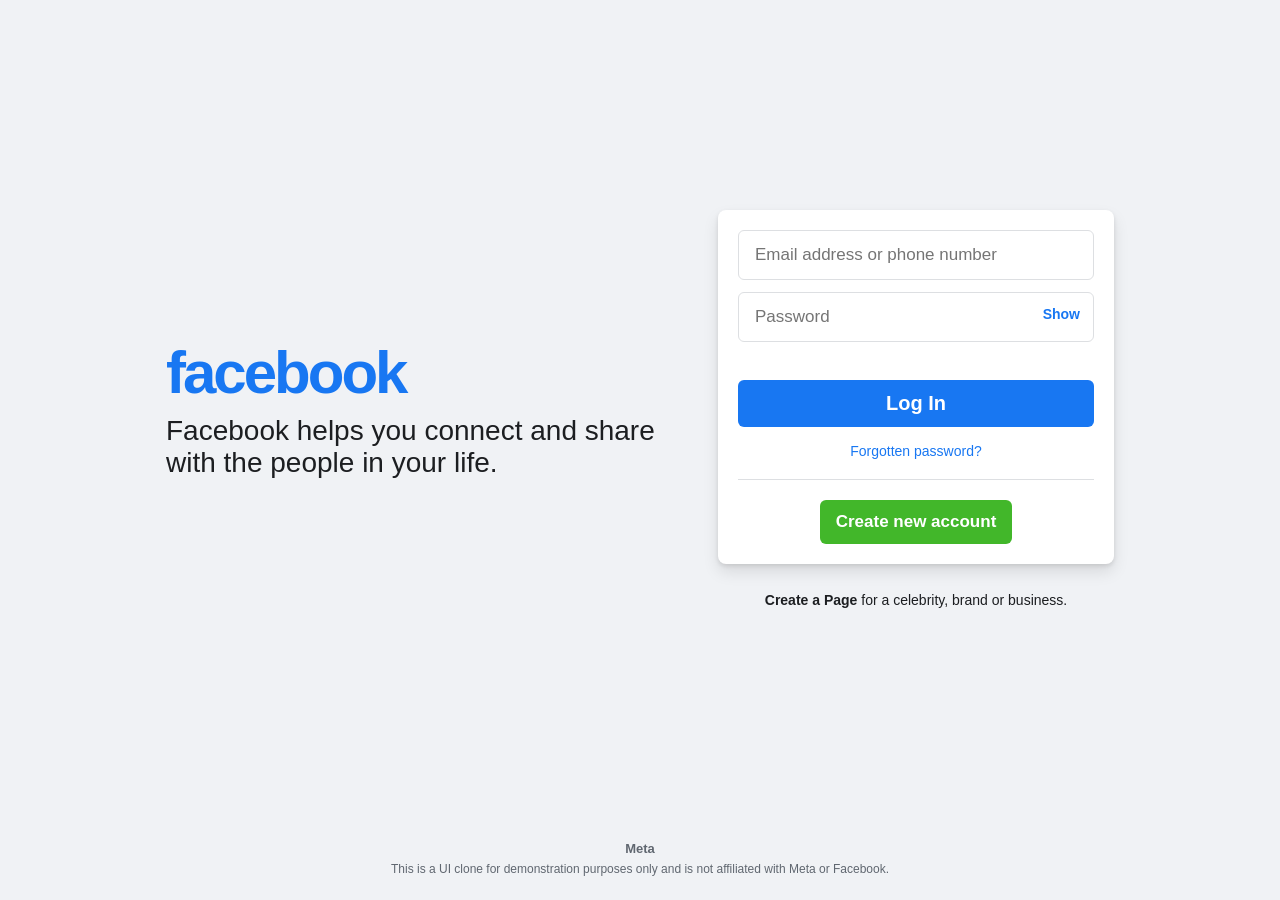
<file: facebook_signin_web/index.html>
<!DOCTYPE html>
<html lang="en">
<head>
  <meta charset="UTF-8" />
  <meta name="viewport" content="width=device-width, initial-scale=1.0" />
  <title>Facebook - log in or sign up</title>
  <link rel="stylesheet" href="styles.css" />
</head>
<body>
  <main class="container">
    <section class="hero">
      <h1 class="logo">facebook</h1>
      <p class="tagline">
        Facebook helps you connect and share with the people in your life.
      </p>
    </section>

    <section class="login-panel">
      <form id="login-form" class="login-card" novalidate>
        <input
          type="text"
          id="email"
          name="email"
          class="field"
          placeholder="Email address or phone number"
          autocomplete="username"
        />
        <div class="password-wrapper">
          <input
            type="password"
            id="password"
            name="password"
            class="field"
            placeholder="Password"
            autocomplete="current-password"
          />
          <button type="button" id="toggle-password" class="toggle-password" aria-label="Show password">
            Show
          </button>
        </div>

        <p id="error" class="error" role="alert"></p>

        <button type="submit" class="btn btn-login">Log In</button>

        <a href="#" class="forgot-link" id="forgot-link">Forgotten password?</a>

        <hr class="divider" />

        <button type="button" class="btn btn-create" id="create-account">
          Create new account
        </button>
      </form>

      <p class="create-page">
        <strong>Create a Page</strong> for a celebrity, brand or business.
      </p>
    </section>
  </main>

  <footer class="footer">
    <p class="footer-brand">Meta</p>
    <p class="footer-note">
      This is a UI clone for demonstration purposes only and is not affiliated
      with Meta or Facebook.
    </p>
  </footer>

  <script src="script.js"></script>
</body>
</html>
</file>
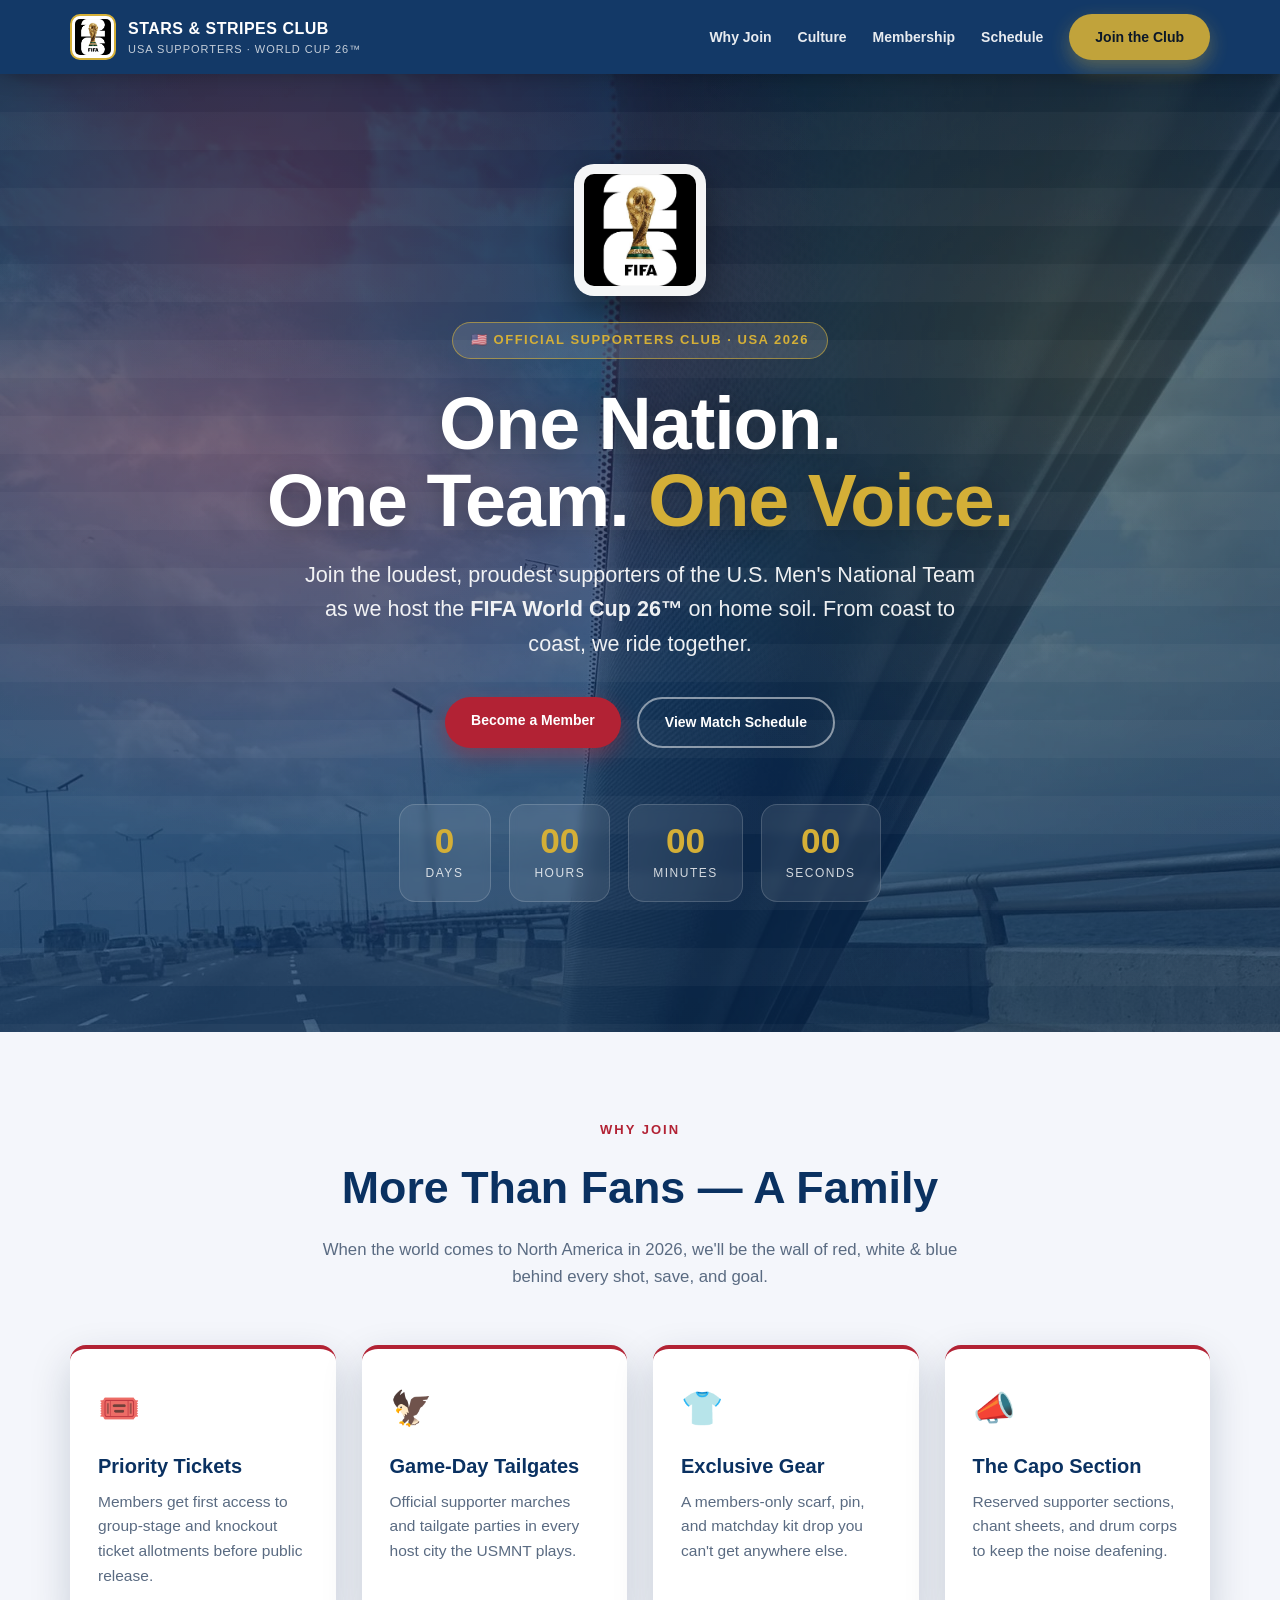
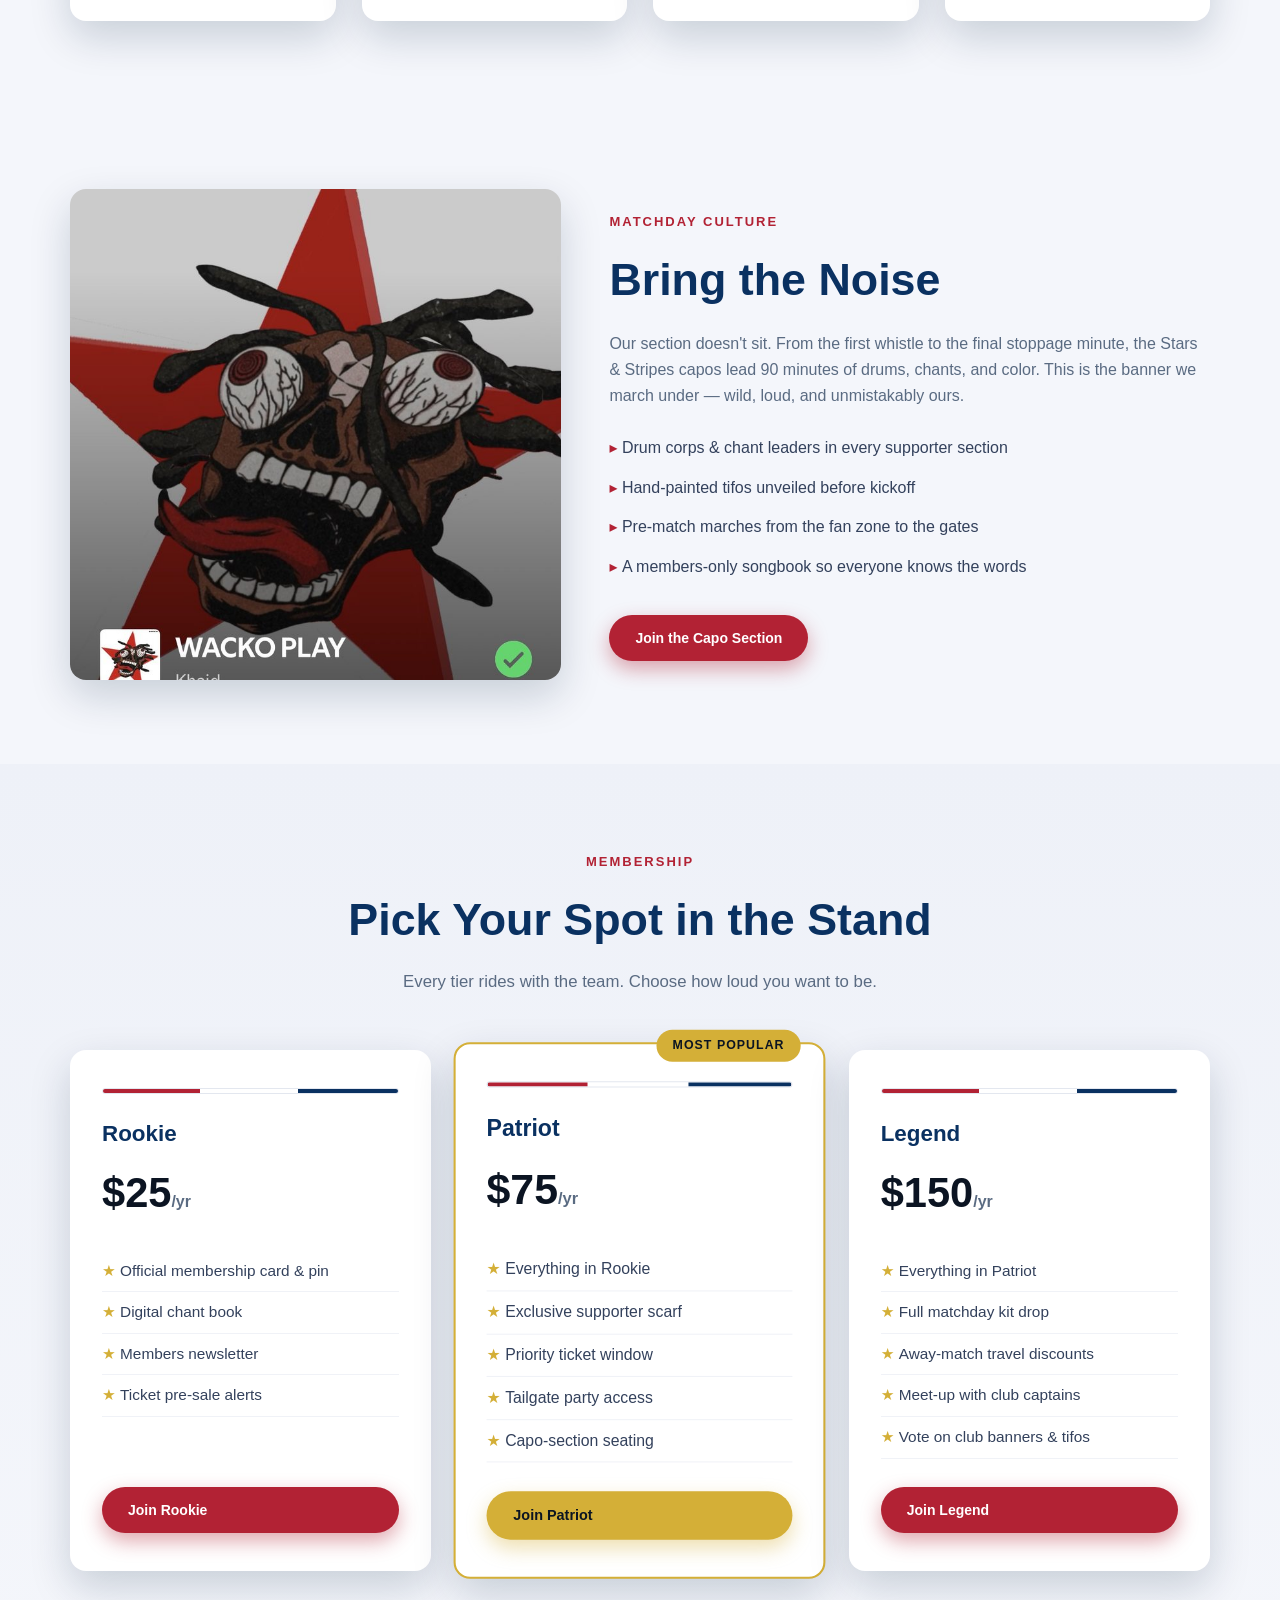
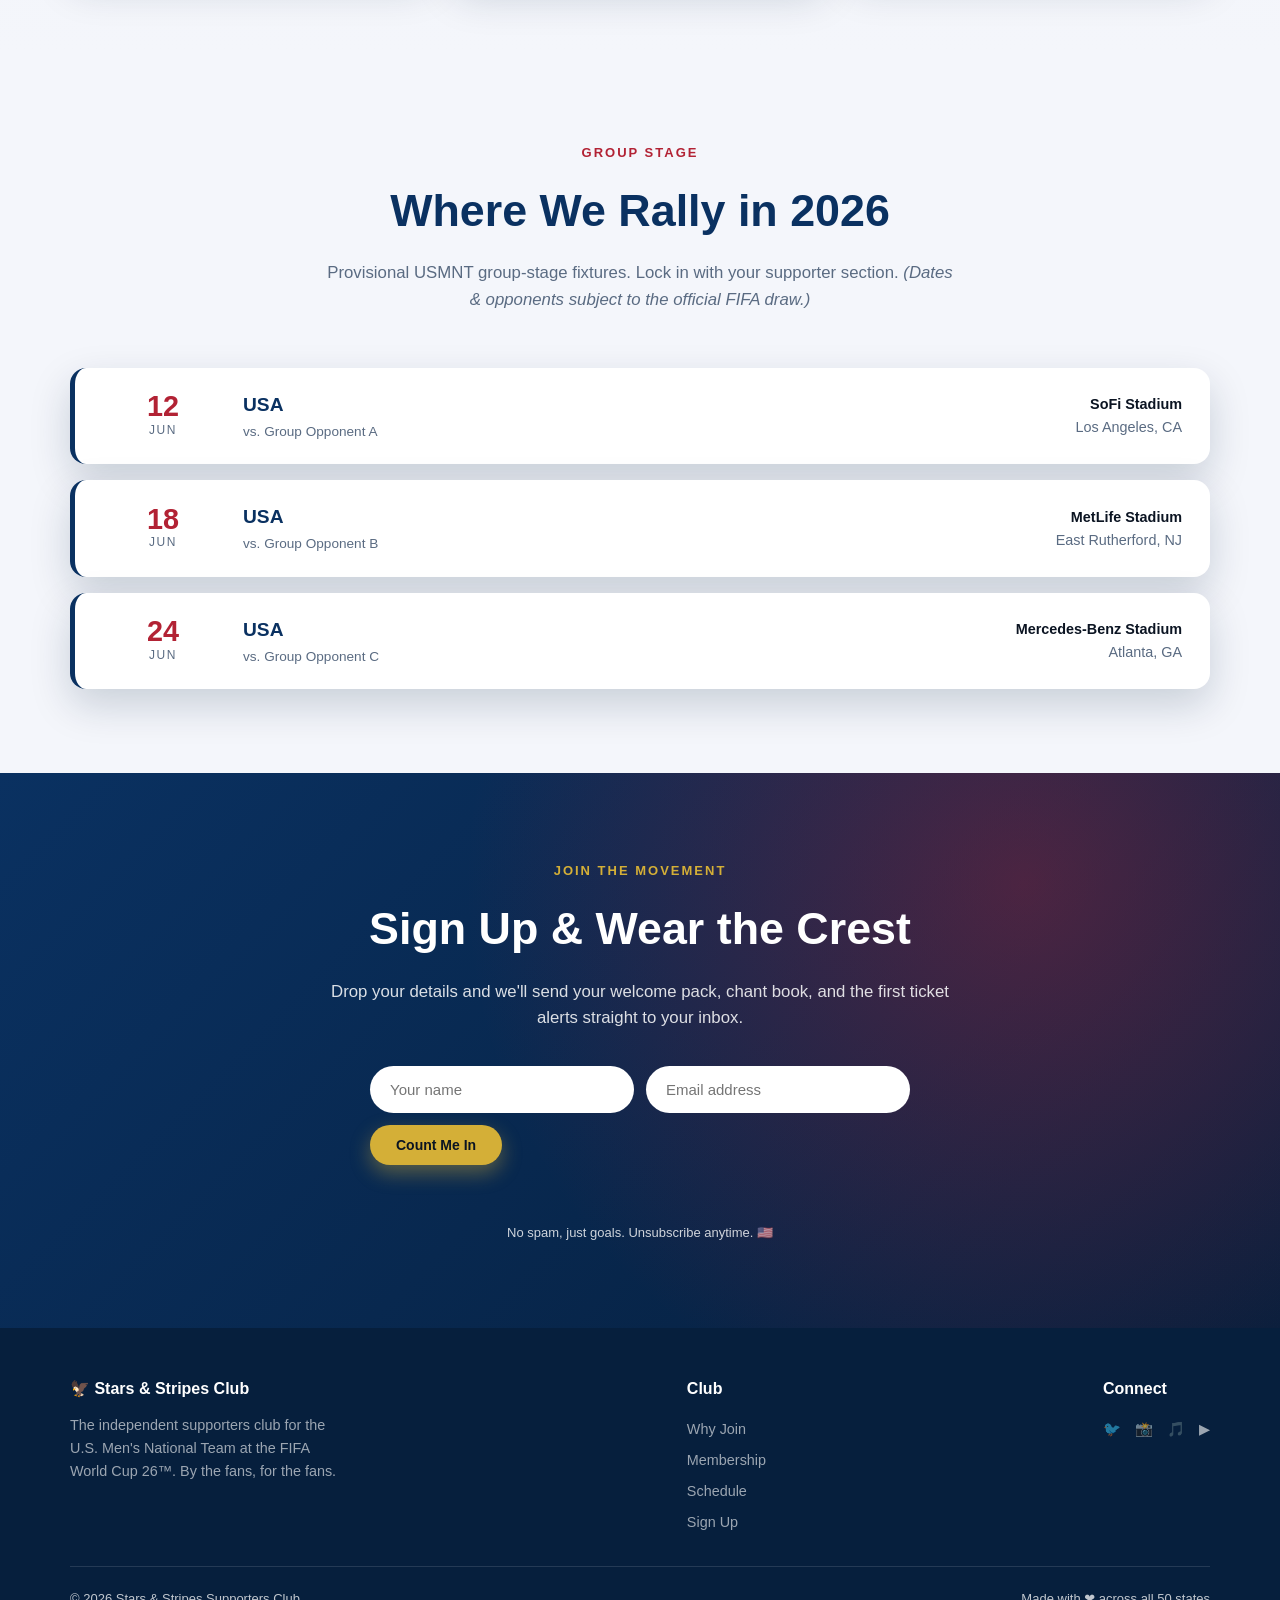
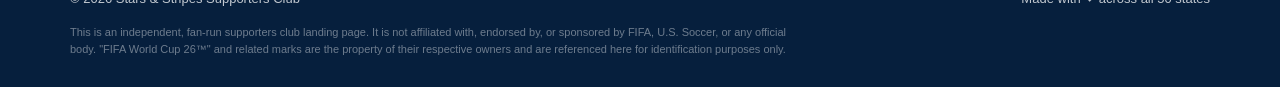
<file: usa_supporters_club/index.html>
<!DOCTYPE html>
<html lang="en">
<head>
  <meta charset="UTF-8" />
  <meta name="viewport" content="width=device-width, initial-scale=1.0" />
  <title>The Stars &amp; Stripes Club — USA Supporters | FIFA World Cup 26™</title>
  <meta name="description" content="Official supporters club for Team USA at the FIFA World Cup 26. Join thousands of fans, get match tickets, exclusive gear, and rally with the Stars & Stripes across North America." />
  <style>
    :root {
      --usa-red: #b22234;
      --usa-red-dark: #8a1a28;
      --usa-blue: #0a3161;
      --usa-blue-dark: #061f3d;
      --usa-white: #ffffff;
      --gold: #d4af37;
      --ink: #0b1422;
      --muted: #5a6b82;
      --radius: 16px;
      --shadow: 0 16px 40px rgba(6, 31, 61, 0.18);
    }

    * { margin: 0; padding: 0; box-sizing: border-box; }

    html { scroll-behavior: smooth; }

    body {
      font-family: 'Segoe UI', Helvetica, Arial, system-ui, sans-serif;
      color: var(--ink);
      background: #f4f6fb;
      line-height: 1.6;
      -webkit-font-smoothing: antialiased;
    }

    a { text-decoration: none; color: inherit; }

    .container { width: min(1140px, 92%); margin: 0 auto; }

    /* ---------- Header ---------- */
    header {
      position: sticky;
      top: 0;
      z-index: 50;
      background: rgba(10, 49, 97, 0.96);
      backdrop-filter: blur(8px);
      color: #fff;
      box-shadow: 0 2px 18px rgba(0, 0, 0, 0.25);
    }
    .nav {
      display: flex;
      align-items: center;
      justify-content: space-between;
      padding: 14px 0;
    }
    .brand { display: flex; align-items: center; gap: 12px; font-weight: 800; letter-spacing: 0.5px; }
    .brand .crest {
      width: 46px; height: 46px; border-radius: 10px;
      object-fit: contain; background: #fff; padding: 3px;
      border: 2px solid var(--gold);
    }
    .brand small { display: block; font-weight: 500; font-size: 11px; opacity: 0.75; letter-spacing: 1px; }
    nav ul { list-style: none; display: flex; gap: 26px; align-items: center; }
    nav a { font-size: 14px; font-weight: 600; opacity: 0.9; transition: opacity 0.2s; }
    nav a:hover { opacity: 1; }
    .btn {
      display: inline-block;
      padding: 12px 26px;
      border-radius: 999px;
      font-weight: 700;
      font-size: 14px;
      cursor: pointer;
      border: none;
      transition: transform 0.15s ease, box-shadow 0.2s ease;
    }
    .btn:hover { transform: translateY(-2px); }
    .btn-primary { background: var(--usa-red); color: #fff; box-shadow: 0 8px 20px rgba(178, 34, 52, 0.4); }
    .btn-gold { background: var(--gold); color: var(--ink); box-shadow: 0 8px 20px rgba(212, 175, 55, 0.4); }
    .btn-ghost { background: transparent; color: #fff; border: 2px solid rgba(255,255,255,0.5); }
    .nav-toggle { display: none; background: none; border: none; color: #fff; font-size: 26px; cursor: pointer; }

    /* ---------- Hero ---------- */
    .hero {
      position: relative;
      color: #fff;
      text-align: center;
      padding: 110px 0 130px;
      background:
        radial-gradient(circle at 20% 20%, rgba(178,34,52,0.55), transparent 45%),
        radial-gradient(circle at 85% 30%, rgba(212,175,55,0.25), transparent 40%),
        linear-gradient(160deg, var(--usa-blue-dark) 0%, var(--usa-blue) 55%, #0d2c54 100%);
      overflow: hidden;
    }
    .stripes {
      position: absolute; inset: 0;
      background-image: repeating-linear-gradient(
        180deg, transparent 0 38px, rgba(255,255,255,0.03) 38px 76px);
      pointer-events: none;
      z-index: 1;
    }
    .hero::before {
      content: "";
      position: absolute; inset: 0;
      background: url('assets/bridge.web.jpg') center 30% / cover no-repeat;
      opacity: 0.26;
      z-index: 0;
    }
    .wc-logo {
      display: block;
      width: 132px; height: 132px;
      object-fit: contain;
      background: rgba(255,255,255,0.95);
      border-radius: 20px;
      padding: 10px;
      margin: 0 auto 26px;
      box-shadow: 0 14px 36px rgba(0,0,0,0.4);
    }
    /* Matchday culture band */
    .culture-grid { display: grid; grid-template-columns: 0.9fr 1.1fr; gap: 48px; align-items: center; }
    .culture-art {
      position: relative; border-radius: var(--radius); overflow: hidden;
      box-shadow: var(--shadow); aspect-ratio: 1 / 1;
    }
    .culture-art img { width: 100%; height: 100%; object-fit: cover; display: block; }
    .culture-copy .eyebrow { color: var(--usa-red); }
    .culture-copy h2 { color: var(--usa-blue); font-size: clamp(1.8rem, 4vw, 2.8rem); font-weight: 900; margin: 10px 0 16px; text-wrap: balance; }
    .culture-copy p { color: var(--muted); margin-bottom: 20px; }
    .culture-copy ul { list-style: none; margin: 0 0 28px; }
    .culture-copy li { padding: 7px 0; font-size: 1rem; color: #33415c; }
    .culture-copy li::before { content: "▸ "; color: var(--usa-red); font-weight: 700; }
    @media (max-width: 760px) { .culture-grid { grid-template-columns: 1fr; gap: 30px; } }
    .hero .container { position: relative; z-index: 2; }
    .badge {
      display: inline-block;
      background: rgba(255,255,255,0.12);
      border: 1px solid rgba(212,175,55,0.6);
      color: var(--gold);
      padding: 7px 18px;
      border-radius: 999px;
      font-size: 13px;
      font-weight: 700;
      letter-spacing: 1.5px;
      margin-bottom: 26px;
      text-transform: uppercase;
    }
    .hero h1 {
      font-size: clamp(2.4rem, 6vw, 4.6rem);
      font-weight: 900;
      line-height: 1.05;
      letter-spacing: -1px;
      margin-bottom: 18px;
      text-shadow: 0 4px 24px rgba(0,0,0,0.3);
    }
    .hero h1 .accent { color: var(--gold); }
    .hero p.lead { font-size: clamp(1.05rem, 2vw, 1.35rem); max-width: 680px; margin: 0 auto 36px; opacity: 0.92; }
    .hero-cta { display: flex; gap: 16px; justify-content: center; flex-wrap: wrap; }

    .countdown {
      margin-top: 56px;
      display: flex;
      gap: 18px;
      justify-content: center;
      flex-wrap: wrap;
    }
    .count-box {
      background: rgba(255,255,255,0.08);
      border: 1px solid rgba(255,255,255,0.16);
      border-radius: var(--radius);
      padding: 18px 24px;
      min-width: 92px;
      backdrop-filter: blur(4px);
    }
    .count-box .num { font-size: 2.2rem; font-weight: 900; color: var(--gold); line-height: 1; }
    .count-box .lbl { font-size: 12px; text-transform: uppercase; letter-spacing: 1.5px; opacity: 0.8; margin-top: 6px; }

    /* ---------- Sections ---------- */
    section { padding: 84px 0; }
    .section-head { text-align: center; max-width: 640px; margin: 0 auto 54px; }
    .eyebrow { color: var(--usa-red); font-weight: 800; letter-spacing: 2px; text-transform: uppercase; font-size: 13px; }
    .section-head h2 { font-size: clamp(1.8rem, 4vw, 2.8rem); font-weight: 900; margin: 10px 0 14px; color: var(--usa-blue); }
    .section-head p { color: var(--muted); font-size: 1.05rem; }

    /* About / perks grid */
    .perks { display: grid; grid-template-columns: repeat(auto-fit, minmax(250px, 1fr)); gap: 26px; }
    .perk {
      background: #fff;
      border-radius: var(--radius);
      padding: 32px 28px;
      box-shadow: var(--shadow);
      border-top: 4px solid var(--usa-red);
      transition: transform 0.2s ease;
    }
    .perk:hover { transform: translateY(-6px); }
    .perk .icon { font-size: 34px; margin-bottom: 14px; }
    .perk h3 { color: var(--usa-blue); font-size: 1.25rem; margin-bottom: 8px; }
    .perk p { color: var(--muted); font-size: 0.97rem; }

    /* Membership tiers */
    #membership { background: linear-gradient(180deg, #eef1f8, #f4f6fb); }
    .tiers { display: grid; grid-template-columns: repeat(auto-fit, minmax(270px, 1fr)); gap: 28px; align-items: stretch; }
    .tier {
      background: #fff;
      border-radius: var(--radius);
      padding: 36px 30px;
      box-shadow: var(--shadow);
      display: flex;
      flex-direction: column;
      position: relative;
      border: 2px solid transparent;
    }
    .tier.featured { border-color: var(--gold); transform: scale(1.03); }
    .tier .flag-strip { height: 6px; border-radius: 6px; margin-bottom: 22px; background: linear-gradient(90deg, var(--usa-red) 33%, #fff 33% 66%, var(--usa-blue) 66%); border: 1px solid #e3e7ef; }
    .tier h3 { color: var(--usa-blue); font-size: 1.4rem; }
    .tier .price { font-size: 2.6rem; font-weight: 900; color: var(--ink); margin: 8px 0 2px; }
    .tier .price span { font-size: 1rem; font-weight: 600; color: var(--muted); }
    .tier ul { list-style: none; margin: 22px 0 28px; flex: 1; }
    .tier li { padding: 8px 0; border-bottom: 1px solid #f0f2f7; font-size: 0.96rem; color: #33415c; }
    .tier li::before { content: "★ "; color: var(--gold); font-weight: 700; }
    .ribbon {
      position: absolute; top: -14px; right: 22px;
      background: var(--gold); color: var(--ink);
      font-size: 12px; font-weight: 800; letter-spacing: 1px;
      padding: 6px 16px; border-radius: 999px; text-transform: uppercase;
    }

    /* Schedule */
    .matches { display: grid; gap: 16px; }
    .match {
      background: #fff;
      border-radius: var(--radius);
      box-shadow: var(--shadow);
      display: grid;
      grid-template-columns: 120px 1fr auto;
      align-items: center;
      gap: 20px;
      padding: 22px 28px;
      border-left: 5px solid var(--usa-blue);
    }
    .match .date { text-align: center; }
    .match .date .d { font-size: 1.8rem; font-weight: 900; color: var(--usa-red); line-height: 1; }
    .match .date .m { font-size: 12px; text-transform: uppercase; letter-spacing: 1.5px; color: var(--muted); }
    .match .teams { font-size: 1.2rem; font-weight: 800; color: var(--usa-blue); }
    .match .teams small { display: block; font-weight: 500; font-size: 0.85rem; color: var(--muted); }
    .match .venue { text-align: right; font-size: 0.9rem; color: var(--muted); }
    .match .venue strong { display: block; color: var(--ink); }

    /* CTA / signup */
    #join {
      background:
        radial-gradient(circle at 80% 20%, rgba(178,34,52,0.4), transparent 50%),
        linear-gradient(135deg, var(--usa-blue) 0%, var(--usa-blue-dark) 100%);
      color: #fff;
      text-align: center;
    }
    #join h2 { color: #fff; }
    .signup-form {
      max-width: 540px;
      margin: 34px auto 0;
      display: flex;
      gap: 12px;
      flex-wrap: wrap;
    }
    .signup-form input {
      flex: 1;
      min-width: 220px;
      padding: 15px 20px;
      border-radius: 999px;
      border: none;
      font-size: 15px;
    }
    .signup-form input:focus { outline: 3px solid var(--gold); }
    .form-note { margin-top: 16px; font-size: 13px; opacity: 0.8; }
    .success { margin-top: 20px; font-weight: 700; color: var(--gold); min-height: 22px; }

    /* Footer */
    footer { background: var(--usa-blue-dark); color: rgba(255,255,255,0.75); padding: 48px 0 28px; }
    .foot-grid { display: flex; justify-content: space-between; flex-wrap: wrap; gap: 30px; margin-bottom: 28px; }
    .foot-col h4 { color: #fff; margin-bottom: 12px; font-size: 1rem; }
    .foot-col a { display: block; font-size: 0.9rem; padding: 4px 0; opacity: 0.8; }
    .foot-col a:hover { opacity: 1; color: var(--gold); }
    .socials { display: flex; gap: 14px; font-size: 22px; }
    .foot-bottom { border-top: 1px solid rgba(255,255,255,0.12); padding-top: 22px; font-size: 13px; display: flex; justify-content: space-between; flex-wrap: wrap; gap: 10px; }
    .disclaimer { font-size: 11px; opacity: 0.55; margin-top: 14px; max-width: 720px; }

    /* Responsive */
    @media (max-width: 760px) {
      nav ul { display: none; }
      .nav-toggle { display: block; }
      .match { grid-template-columns: 80px 1fr; }
      .match .venue { grid-column: 1 / -1; text-align: left; }
      .tier.featured { transform: none; }
    }
  </style>
</head>
<body>
  <header>
    <div class="container nav">
      <a href="#" class="brand">
        <img class="crest" src="assets/wc26-logo.web.jpg" alt="FIFA World Cup 26 logo" />
        <span>STARS &amp; STRIPES CLUB
          <small>USA SUPPORTERS · WORLD CUP 26™</small>
        </span>
      </a>
      <nav>
        <ul>
          <li><a href="#about">Why Join</a></li>
          <li><a href="#culture">Culture</a></li>
          <li><a href="#membership">Membership</a></li>
          <li><a href="#schedule">Schedule</a></li>
          <li><a href="#join" class="btn btn-gold">Join the Club</a></li>
        </ul>
      </nav>
      <button class="nav-toggle" aria-label="Menu">☰</button>
    </div>
  </header>

  <!-- HERO -->
  <section class="hero" style="padding-top:90px;">
    <div class="stripes"></div>
    <div class="container">
      <img class="wc-logo" src="assets/wc26-logo.web.jpg" alt="FIFA World Cup 26 official emblem" />
      <span class="badge">🇺🇸 Official Supporters Club · USA 2026</span>
      <h1>One Nation.<br>One Team. <span class="accent">One Voice.</span></h1>
      <p class="lead">
        Join the loudest, proudest supporters of the U.S. Men's National Team as we host
        the <strong>FIFA World Cup 26™</strong> on home soil. From coast to coast, we ride together.
      </p>
      <div class="hero-cta">
        <a href="#join" class="btn btn-primary">Become a Member</a>
        <a href="#schedule" class="btn btn-ghost">View Match Schedule</a>
      </div>

      <div class="countdown" id="countdown" aria-label="Countdown to kickoff">
        <div class="count-box"><div class="num" id="cd-days">--</div><div class="lbl">Days</div></div>
        <div class="count-box"><div class="num" id="cd-hours">--</div><div class="lbl">Hours</div></div>
        <div class="count-box"><div class="num" id="cd-mins">--</div><div class="lbl">Minutes</div></div>
        <div class="count-box"><div class="num" id="cd-secs">--</div><div class="lbl">Seconds</div></div>
      </div>
    </div>
  </section>

  <!-- ABOUT / PERKS -->
  <section id="about">
    <div class="container">
      <div class="section-head">
        <span class="eyebrow">Why Join</span>
        <h2>More Than Fans — A Family</h2>
        <p>When the world comes to North America in 2026, we'll be the wall of red, white &amp; blue behind every shot, save, and goal.</p>
      </div>
      <div class="perks">
        <div class="perk"><div class="icon">🎟️</div><h3>Priority Tickets</h3><p>Members get first access to group-stage and knockout ticket allotments before public release.</p></div>
        <div class="perk"><div class="icon">🦅</div><h3>Game-Day Tailgates</h3><p>Official supporter marches and tailgate parties in every host city the USMNT plays.</p></div>
        <div class="perk"><div class="icon">👕</div><h3>Exclusive Gear</h3><p>A members-only scarf, pin, and matchday kit drop you can't get anywhere else.</p></div>
        <div class="perk"><div class="icon">📣</div><h3>The Capo Section</h3><p>Reserved supporter sections, chant sheets, and drum corps to keep the noise deafening.</p></div>
      </div>
    </div>
  </section>

  <!-- MATCHDAY CULTURE -->
  <section id="culture">
    <div class="container culture-grid">
      <div class="culture-art">
        <img src="assets/wacko-art.web.jpg" alt="Stars & Stripes supporter tifo artwork — red star and screaming mascot" />
      </div>
      <div class="culture-copy">
        <span class="eyebrow">Matchday Culture</span>
        <h2>Bring the Noise</h2>
        <p>
          Our section doesn't sit. From the first whistle to the final stoppage minute, the
          Stars &amp; Stripes capos lead 90 minutes of drums, chants, and color. This is the
          banner we march under — wild, loud, and unmistakably ours.
        </p>
        <ul>
          <li>Drum corps &amp; chant leaders in every supporter section</li>
          <li>Hand-painted tifos unveiled before kickoff</li>
          <li>Pre-match marches from the fan zone to the gates</li>
          <li>A members-only songbook so everyone knows the words</li>
        </ul>
        <a href="#join" class="btn btn-primary">Join the Capo Section</a>
      </div>
    </div>
  </section>

  <!-- MEMBERSHIP -->
  <section id="membership">
    <div class="container">
      <div class="section-head">
        <span class="eyebrow">Membership</span>
        <h2>Pick Your Spot in the Stand</h2>
        <p>Every tier rides with the team. Choose how loud you want to be.</p>
      </div>
      <div class="tiers">
        <div class="tier">
          <div class="flag-strip"></div>
          <h3>Rookie</h3>
          <div class="price">$25<span>/yr</span></div>
          <ul>
            <li>Official membership card &amp; pin</li>
            <li>Digital chant book</li>
            <li>Members newsletter</li>
            <li>Ticket pre-sale alerts</li>
          </ul>
          <a href="#join" class="btn btn-primary">Join Rookie</a>
        </div>
        <div class="tier featured">
          <span class="ribbon">Most Popular</span>
          <div class="flag-strip"></div>
          <h3>Patriot</h3>
          <div class="price">$75<span>/yr</span></div>
          <ul>
            <li>Everything in Rookie</li>
            <li>Exclusive supporter scarf</li>
            <li>Priority ticket window</li>
            <li>Tailgate party access</li>
            <li>Capo-section seating</li>
          </ul>
          <a href="#join" class="btn btn-gold">Join Patriot</a>
        </div>
        <div class="tier">
          <div class="flag-strip"></div>
          <h3>Legend</h3>
          <div class="price">$150<span>/yr</span></div>
          <ul>
            <li>Everything in Patriot</li>
            <li>Full matchday kit drop</li>
            <li>Away-match travel discounts</li>
            <li>Meet-up with club captains</li>
            <li>Vote on club banners &amp; tifos</li>
          </ul>
          <a href="#join" class="btn btn-primary">Join Legend</a>
        </div>
      </div>
    </div>
  </section>

  <!-- SCHEDULE -->
  <section id="schedule">
    <div class="container">
      <div class="section-head">
        <span class="eyebrow">Group Stage</span>
        <h2>Where We Rally in 2026</h2>
        <p>Provisional USMNT group-stage fixtures. Lock in with your supporter section. <em>(Dates &amp; opponents subject to the official FIFA draw.)</em></p>
      </div>
      <div class="matches">
        <div class="match">
          <div class="date"><div class="d">12</div><div class="m">Jun</div></div>
          <div class="teams">USA <small>vs. Group Opponent A</small></div>
          <div class="venue"><strong>SoFi Stadium</strong>Los Angeles, CA</div>
        </div>
        <div class="match">
          <div class="date"><div class="d">18</div><div class="m">Jun</div></div>
          <div class="teams">USA <small>vs. Group Opponent B</small></div>
          <div class="venue"><strong>MetLife Stadium</strong>East Rutherford, NJ</div>
        </div>
        <div class="match">
          <div class="date"><div class="d">24</div><div class="m">Jun</div></div>
          <div class="teams">USA <small>vs. Group Opponent C</small></div>
          <div class="venue"><strong>Mercedes-Benz Stadium</strong>Atlanta, GA</div>
        </div>
      </div>
    </div>
  </section>

  <!-- JOIN / SIGNUP -->
  <section id="join">
    <div class="container">
      <div class="section-head" style="margin-bottom:0;">
        <span class="eyebrow" style="color:var(--gold);">Join the Movement</span>
        <h2>Sign Up &amp; Wear the Crest</h2>
        <p style="color:rgba(255,255,255,0.85);">Drop your details and we'll send your welcome pack, chant book, and the first ticket alerts straight to your inbox.</p>
      </div>
      <form class="signup-form" id="signupForm" novalidate>
        <input type="text" id="nameInput" placeholder="Your name" aria-label="Your name" required />
        <input type="email" id="emailInput" placeholder="Email address" aria-label="Email address" required />
        <button type="submit" class="btn btn-gold">Count Me In</button>
      </form>
      <div class="success" id="formMsg" role="status"></div>
      <p class="form-note">No spam, just goals. Unsubscribe anytime. 🇺🇸</p>
    </div>
  </section>

  <!-- FOOTER -->
  <footer>
    <div class="container">
      <div class="foot-grid">
        <div class="foot-col" style="max-width:280px;">
          <h4>🦅 Stars &amp; Stripes Club</h4>
          <p style="font-size:0.9rem; opacity:0.8;">The independent supporters club for the U.S. Men's National Team at the FIFA World Cup 26™. By the fans, for the fans.</p>
        </div>
        <div class="foot-col">
          <h4>Club</h4>
          <a href="#about">Why Join</a>
          <a href="#membership">Membership</a>
          <a href="#schedule">Schedule</a>
          <a href="#join">Sign Up</a>
        </div>
        <div class="foot-col">
          <h4>Connect</h4>
          <div class="socials">
            <a href="#" aria-label="Twitter / X">🐦</a>
            <a href="#" aria-label="Instagram">📸</a>
            <a href="#" aria-label="TikTok">🎵</a>
            <a href="#" aria-label="YouTube">▶️</a>
          </div>
        </div>
      </div>
      <div class="foot-bottom">
        <span>© 2026 Stars &amp; Stripes Supporters Club</span>
        <span>Made with ❤️ across all 50 states</span>
      </div>
      <p class="disclaimer">
        This is an independent, fan-run supporters club landing page. It is not affiliated with, endorsed by, or
        sponsored by FIFA, U.S. Soccer, or any official body. "FIFA World Cup 26™" and related marks are the
        property of their respective owners and are referenced here for identification purposes only.
      </p>
    </div>
  </footer>

  <script>
    // Countdown to FIFA World Cup 26 kickoff (provisional: June 11, 2026)
    (function () {
      var kickoff = new Date('2026-06-11T16:00:00Z').getTime();
      var els = {
        days: document.getElementById('cd-days'),
        hours: document.getElementById('cd-hours'),
        mins: document.getElementById('cd-mins'),
        secs: document.getElementById('cd-secs')
      };
      function pad(n) { return n < 10 ? '0' + n : '' + n; }
      function tick() {
        var diff = kickoff - Date.now();
        if (diff < 0) diff = 0;
        var d = Math.floor(diff / 86400000);
        var h = Math.floor((diff % 86400000) / 3600000);
        var m = Math.floor((diff % 3600000) / 60000);
        var s = Math.floor((diff % 60000) / 1000);
        els.days.textContent = d;
        els.hours.textContent = pad(h);
        els.mins.textContent = pad(m);
        els.secs.textContent = pad(s);
      }
      tick();
      setInterval(tick, 1000);
    })();

    // Signup form (front-end only demo)
    document.getElementById('signupForm').addEventListener('submit', function (e) {
      e.preventDefault();
      var name = document.getElementById('nameInput').value.trim();
      var email = document.getElementById('emailInput').value.trim();
      var msg = document.getElementById('formMsg');
      var emailOk = /^[^\s@]+@[^\s@]+\.[^\s@]+$/.test(email);
      if (!name || !emailOk) {
        msg.style.color = '#ffd1d1';
        msg.textContent = 'Please enter your name and a valid email.';
        return;
      }
      msg.style.color = 'var(--gold)';
      msg.textContent = '⚽ Welcome to the club, ' + name + '! Check your inbox for your welcome pack.';
      this.reset();
    });

    // Mobile nav toggle
    document.querySelector('.nav-toggle').addEventListener('click', function () {
      var ul = document.querySelector('nav ul');
      ul.style.display = ul.style.display === 'flex' ? 'none' : 'flex';
      ul.style.flexDirection = 'column';
      ul.style.position = 'absolute';
      ul.style.right = '4%';
      ul.style.top = '64px';
      ul.style.background = '#0a3161';
      ul.style.padding = '18px 24px';
      ul.style.borderRadius = '12px';
    });
  </script>
</body>
</html>
</file>
<file: facebook_signin_web/styles.css>
:root {
  --fb-blue: #1877f2;
  --fb-green: #42b72a;
  --fb-green-hover: #36a420;
  --field-border: #dddfe2;
  --text-dark: #1c1e21;
  --text-muted: #606770;
  --bg: #f0f2f5;
}

* {
  box-sizing: border-box;
  margin: 0;
  padding: 0;
}

body {
  font-family: Helvetica, Arial, -apple-system, BlinkMacSystemFont, sans-serif;
  background-color: var(--bg);
  color: var(--text-dark);
  min-height: 100vh;
  display: flex;
  flex-direction: column;
}

.container {
  flex: 1;
  display: flex;
  align-items: center;
  justify-content: center;
  gap: 56px;
  flex-wrap: wrap;
  max-width: 980px;
  width: 100%;
  margin: 0 auto;
  padding: 40px 16px;
}

/* Hero / left side */
.hero {
  max-width: 500px;
  flex: 1 1 320px;
}

.logo {
  color: var(--fb-blue);
  font-size: 60px;
  font-weight: bold;
  letter-spacing: -3px;
  margin-bottom: 8px;
}

.tagline {
  font-size: 28px;
  line-height: 32px;
  font-weight: 400;
}

/* Login panel / right side */
.login-panel {
  flex: 0 1 396px;
  width: 100%;
}

.login-card {
  background: #fff;
  border-radius: 8px;
  box-shadow: 0 2px 4px rgba(0, 0, 0, 0.1), 0 8px 16px rgba(0, 0, 0, 0.1);
  padding: 20px;
  display: flex;
  flex-direction: column;
}

.field {
  width: 100%;
  font-size: 17px;
  padding: 14px 16px;
  margin-bottom: 12px;
  border: 1px solid var(--field-border);
  border-radius: 6px;
  color: var(--text-dark);
}

.field:focus {
  outline: none;
  border-color: var(--fb-blue);
  box-shadow: 0 0 0 2px #e7f3ff;
}

.password-wrapper {
  position: relative;
}

.toggle-password {
  position: absolute;
  top: 14px;
  right: 14px;
  background: none;
  border: none;
  color: var(--fb-blue);
  font-size: 14px;
  font-weight: 600;
  cursor: pointer;
}

.error {
  color: #f02849;
  font-size: 14px;
  min-height: 18px;
  margin-bottom: 8px;
}

.btn {
  width: 100%;
  border: none;
  border-radius: 6px;
  font-weight: bold;
  cursor: pointer;
  transition: filter 0.1s ease;
}

.btn:hover {
  filter: brightness(0.96);
}

.btn-login {
  background-color: var(--fb-blue);
  color: #fff;
  font-size: 20px;
  padding: 12px;
}

.forgot-link {
  display: block;
  text-align: center;
  color: var(--fb-blue);
  font-size: 14px;
  text-decoration: none;
  margin: 16px 0;
}

.forgot-link:hover {
  text-decoration: underline;
}

.divider {
  border: none;
  border-top: 1px solid var(--field-border);
  margin: 4px 0 20px;
}

.btn-create {
  background-color: var(--fb-green);
  color: #fff;
  font-size: 17px;
  padding: 12px 16px;
  align-self: center;
  width: auto;
}

.btn-create:hover {
  background-color: var(--fb-green-hover);
  filter: none;
}

.create-page {
  text-align: center;
  font-size: 14px;
  margin-top: 28px;
}

/* Footer */
.footer {
  text-align: center;
  padding: 24px 16px;
  color: var(--text-muted);
  font-size: 12px;
}

.footer-brand {
  font-weight: bold;
  font-size: 13px;
  margin-bottom: 6px;
}

/* Responsive */
@media (max-width: 900px) {
  .container {
    flex-direction: column;
    gap: 24px;
    text-align: center;
  }

  .logo {
    font-size: 48px;
  }

  .tagline {
    font-size: 22px;
    line-height: 26px;
  }
}
</file>
